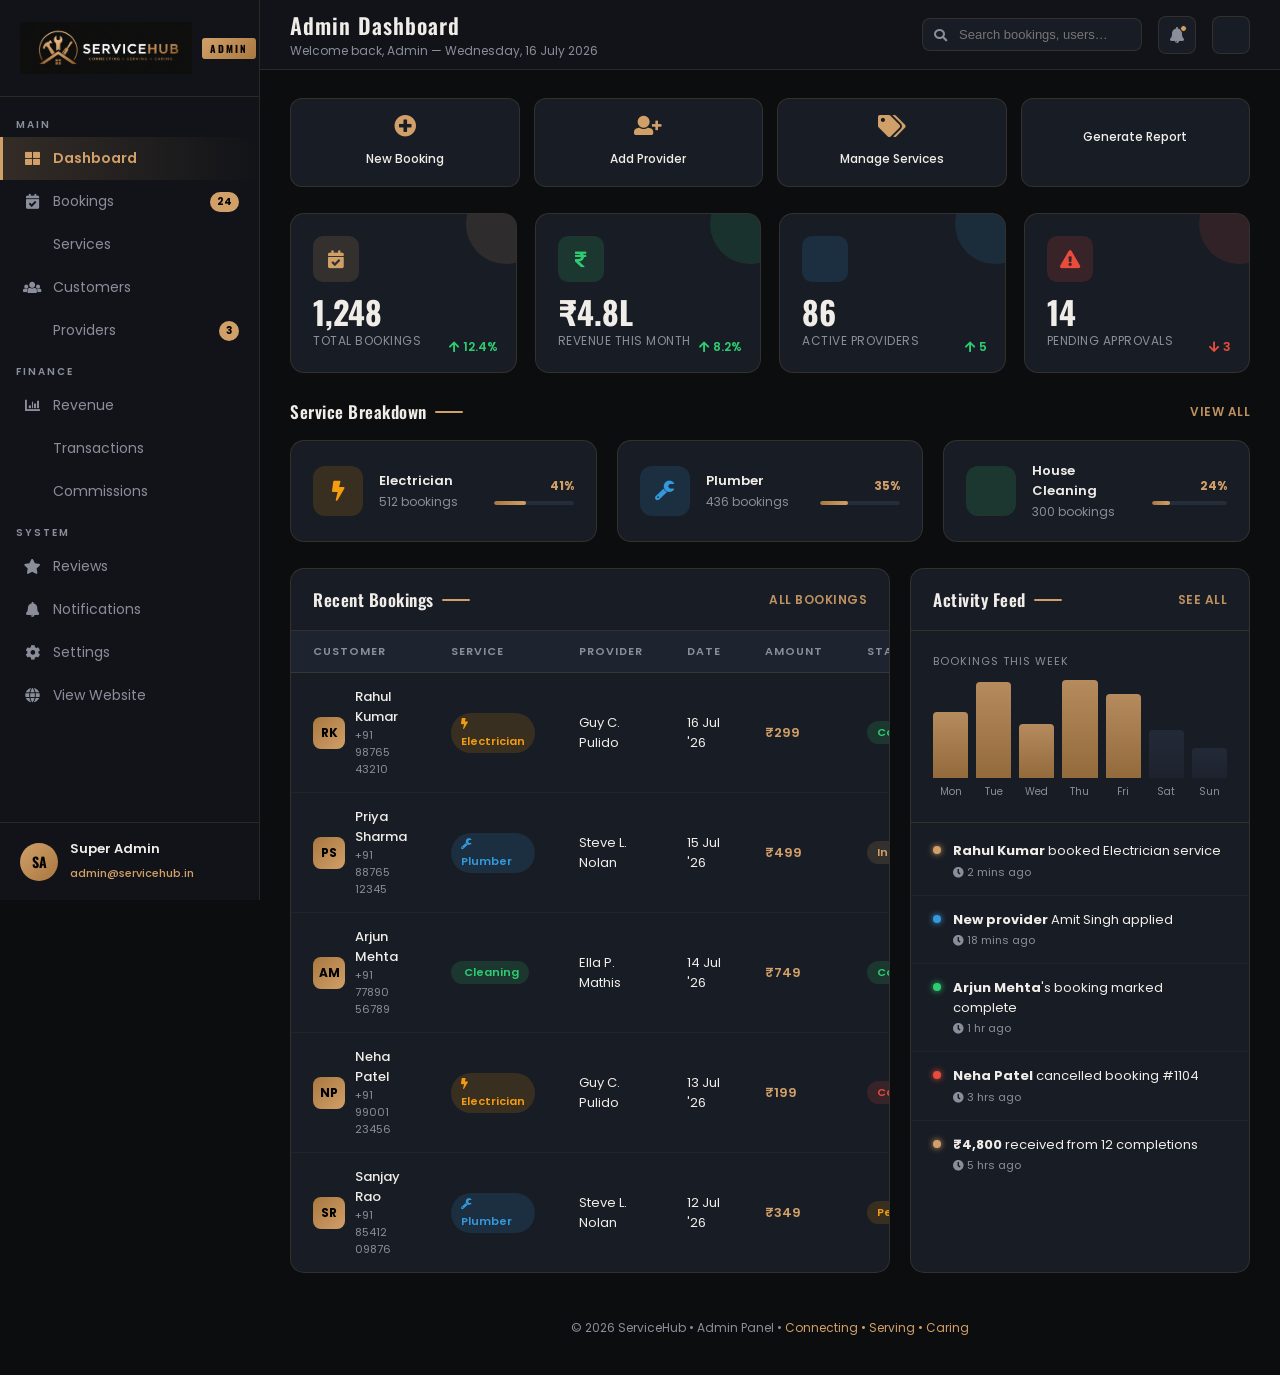
<file: user_panel/ServiceHub/admin-dashboard.html>
<!DOCTYPE html>
<html lang="en">
<head>
    <meta charset="UTF-8">
    <meta name="viewport" content="width=device-width, initial-scale=1.0">
    <title>ServiceHub – Admin Dashboard</title>
    <meta name="description" content="ServiceHub Admin Dashboard – Manage bookings, providers, and services from one place.">
    <link href="https://fonts.googleapis.com/css2?family=Oswald:wght@300;400;500;600;700&family=Poppins:wght@300;400;500;600;700&display=swap" rel="stylesheet">
    <link rel="stylesheet" href="assets/css/fontawesome-all.min.css">
    <style>
        :root {
            --gold:        #d19f68;
            --gold-light:  #e8c08a;
            --gold-dark:   #a97840;
            --gold-glow:   rgba(209, 159, 104, 0.18);
            --black:       #0c0d0f;
            --dark:        #111318;
            --dark2:       #181c24;
            --dark3:       #1e2330;
            --dark4:       #252c3a;
            --border:      rgba(209, 159, 104, 0.15);
            --text:        #f0ede8;
            --text-muted:  #8a8e9a;
            --success:     #2ecc71;
            --warning:     #f39c12;
            --danger:      #e74c3c;
            --info:        #3498db;
            --sidebar-w:   260px;
        }

        * { box-sizing: border-box; margin: 0; padding: 0; }

        body {
            font-family: 'Poppins', sans-serif;
            background: var(--black);
            color: var(--text);
            min-height: 100vh;
            display: flex;
            overflow-x: hidden;
        }

        /* ─── SIDEBAR ─── */
        .sidebar {
            width: var(--sidebar-w);
            min-height: 100vh;
            background: var(--dark);
            border-right: 1px solid var(--border);
            display: flex;
            flex-direction: column;
            position: fixed;
            top: 0; left: 0; bottom: 0;
            z-index: 100;
            transition: transform 0.3s ease;
        }

        .sidebar-logo {
            padding: 22px 20px;
            border-bottom: 1px solid var(--border);
            display: flex;
            align-items: center;
            gap: 10px;
        }

        .sidebar-logo img {
            height: 52px;
            width: auto;
        }

        .sidebar-badge {
            background: linear-gradient(135deg, var(--gold), var(--gold-dark));
            color: #000;
            font-family: 'Oswald', sans-serif;
            font-size: 10px;
            font-weight: 700;
            letter-spacing: 2px;
            padding: 3px 8px;
            border-radius: 3px;
            text-transform: uppercase;
            margin-left: auto;
        }

        .sidebar-section {
            padding: 12px 16px 4px;
            font-size: 10px;
            font-weight: 600;
            letter-spacing: 2px;
            text-transform: uppercase;
            color: var(--text-muted);
        }

        .sidebar nav {
            flex: 1;
            padding: 8px 0;
            overflow-y: auto;
        }

        .nav-item {
            display: flex;
            align-items: center;
            gap: 12px;
            padding: 11px 20px;
            color: var(--text-muted);
            text-decoration: none;
            font-size: 14px;
            font-weight: 400;
            transition: all 0.25s ease;
            border-left: 3px solid transparent;
            cursor: pointer;
        }

        .nav-item:hover {
            background: var(--gold-glow);
            color: var(--gold-light);
            border-left-color: var(--gold);
        }

        .nav-item.active {
            background: linear-gradient(90deg, rgba(209,159,104,0.18) 0%, transparent 100%);
            color: var(--gold);
            border-left-color: var(--gold);
            font-weight: 600;
        }

        .nav-item i {
            width: 18px;
            font-size: 15px;
            text-align: center;
        }

        .nav-badge {
            margin-left: auto;
            background: var(--gold);
            color: #000;
            font-size: 10px;
            font-weight: 700;
            padding: 2px 7px;
            border-radius: 10px;
        }

        .sidebar-footer {
            padding: 16px 20px;
            border-top: 1px solid var(--border);
        }

        .admin-profile {
            display: flex;
            align-items: center;
            gap: 12px;
        }

        .admin-avatar {
            width: 38px;
            height: 38px;
            border-radius: 50%;
            background: linear-gradient(135deg, var(--gold), var(--gold-dark));
            display: flex;
            align-items: center;
            justify-content: center;
            font-family: 'Oswald', sans-serif;
            font-weight: 700;
            font-size: 14px;
            color: #000;
            flex-shrink: 0;
        }

        .admin-info p { font-size: 13px; font-weight: 600; color: var(--text); }
        .admin-info span { font-size: 11px; color: var(--gold); font-weight: 500; }

        /* ─── MAIN CONTENT ─── */
        .main-content {
            margin-left: var(--sidebar-w);
            flex: 1;
            min-height: 100vh;
            display: flex;
            flex-direction: column;
        }

        /* ─── TOP BAR ─── */
        .topbar {
            background: var(--dark);
            border-bottom: 1px solid var(--border);
            padding: 0 30px;
            height: 70px;
            display: flex;
            align-items: center;
            justify-content: space-between;
            position: sticky;
            top: 0;
            z-index: 50;
        }

        .topbar-left h1 {
            font-family: 'Oswald', sans-serif;
            font-size: 22px;
            font-weight: 600;
            color: var(--text);
            letter-spacing: 1px;
        }

        .topbar-left p {
            font-size: 12px;
            color: var(--text-muted);
            margin-top: 1px;
        }

        .topbar-right {
            display: flex;
            align-items: center;
            gap: 16px;
        }

        .topbar-search {
            position: relative;
        }

        .topbar-search input {
            background: var(--dark2);
            border: 1px solid var(--border);
            color: var(--text);
            padding: 8px 14px 8px 36px;
            border-radius: 8px;
            font-size: 13px;
            width: 220px;
            outline: none;
            transition: border-color 0.3s;
        }

        .topbar-search input:focus { border-color: var(--gold); }

        .topbar-search i {
            position: absolute;
            left: 12px;
            top: 50%;
            transform: translateY(-50%);
            color: var(--text-muted);
            font-size: 13px;
        }

        .icon-btn {
            width: 38px;
            height: 38px;
            background: var(--dark2);
            border: 1px solid var(--border);
            border-radius: 8px;
            display: flex;
            align-items: center;
            justify-content: center;
            color: var(--text-muted);
            cursor: pointer;
            transition: all 0.25s;
            position: relative;
            text-decoration: none;
        }

        .icon-btn:hover { border-color: var(--gold); color: var(--gold); }

        .notif-dot {
            position: absolute;
            top: 8px; right: 8px;
            width: 7px; height: 7px;
            background: var(--gold);
            border-radius: 50%;
            border: 1.5px solid var(--dark);
        }

        /* ─── PAGE BODY ─── */
        .page-body {
            padding: 28px 30px;
            flex: 1;
        }

        /* ─── STAT CARDS ─── */
        .stats-grid {
            display: grid;
            grid-template-columns: repeat(4, 1fr);
            gap: 18px;
            margin-bottom: 26px;
        }

        .stat-card {
            background: var(--dark2);
            border: 1px solid var(--border);
            border-radius: 14px;
            padding: 22px 22px;
            position: relative;
            overflow: hidden;
            transition: transform 0.25s, box-shadow 0.25s;
        }

        .stat-card:hover {
            transform: translateY(-3px);
            box-shadow: 0 12px 30px rgba(0,0,0,0.4), 0 0 0 1px rgba(209,159,104,0.2);
        }

        .stat-card::before {
            content: '';
            position: absolute;
            top: 0; right: 0;
            width: 80px; height: 80px;
            border-radius: 50%;
            transform: translate(30px,-30px);
            opacity: 0.12;
        }

        .stat-card.gold::before  { background: var(--gold); }
        .stat-card.green::before { background: var(--success); }
        .stat-card.blue::before  { background: var(--info); }
        .stat-card.red::before   { background: var(--danger); }

        .stat-icon {
            width: 46px; height: 46px;
            border-radius: 10px;
            display: flex;
            align-items: center;
            justify-content: center;
            font-size: 18px;
            margin-bottom: 14px;
        }

        .stat-card.gold  .stat-icon { background: rgba(209,159,104,0.15); color: var(--gold); }
        .stat-card.green .stat-icon { background: rgba(46,204,113,0.15);  color: var(--success); }
        .stat-card.blue  .stat-icon { background: rgba(52,152,219,0.15);  color: var(--info); }
        .stat-card.red   .stat-icon { background: rgba(231,76,60,0.15);   color: var(--danger); }

        .stat-value {
            font-family: 'Oswald', sans-serif;
            font-size: 32px;
            font-weight: 700;
            color: var(--text);
            line-height: 1;
            margin-bottom: 4px;
        }

        .stat-label {
            font-size: 12px;
            color: var(--text-muted);
            text-transform: uppercase;
            letter-spacing: 0.5px;
        }

        .stat-trend {
            position: absolute;
            bottom: 16px; right: 18px;
            font-size: 12px;
            font-weight: 600;
        }

        .trend-up   { color: var(--success); }
        .trend-down { color: var(--danger); }

        /* ─── SECTION TITLE ─── */
        .section-header {
            display: flex;
            align-items: center;
            justify-content: space-between;
            margin-bottom: 16px;
        }

        .section-title {
            font-family: 'Oswald', sans-serif;
            font-size: 17px;
            font-weight: 600;
            color: var(--text);
            letter-spacing: 0.5px;
            display: flex;
            align-items: center;
            gap: 8px;
        }

        .section-title::after {
            content: '';
            display: block;
            height: 2px;
            width: 28px;
            background: var(--gold);
            border-radius: 2px;
        }

        .view-all {
            font-size: 12px;
            color: var(--gold);
            text-decoration: none;
            font-weight: 600;
            letter-spacing: 0.5px;
            text-transform: uppercase;
            opacity: 0.9;
            transition: opacity 0.2s;
        }

        .view-all:hover { opacity: 1; }

        /* ─── TWO COL ─── */
        .two-col {
            display: grid;
            grid-template-columns: 1fr 340px;
            gap: 20px;
            margin-bottom: 26px;
        }

        /* ─── TABLE ─── */
        .card {
            background: var(--dark2);
            border: 1px solid var(--border);
            border-radius: 14px;
            overflow: hidden;
        }

        .card-header {
            padding: 18px 22px;
            border-bottom: 1px solid var(--border);
        }

        table {
            width: 100%;
            border-collapse: collapse;
        }

        th {
            padding: 12px 22px;
            text-align: left;
            font-size: 11px;
            font-weight: 600;
            color: var(--text-muted);
            text-transform: uppercase;
            letter-spacing: 1px;
            background: var(--dark3);
            border-bottom: 1px solid var(--border);
        }

        td {
            padding: 14px 22px;
            font-size: 13px;
            border-bottom: 1px solid rgba(209,159,104,0.06);
            vertical-align: middle;
        }

        tr:last-child td { border-bottom: none; }

        tr:hover td { background: rgba(209,159,104,0.04); }

        .user-cell {
            display: flex;
            align-items: center;
            gap: 10px;
        }

        .user-avatar {
            width: 32px; height: 32px;
            border-radius: 8px;
            background: linear-gradient(135deg, var(--gold-dark), var(--gold));
            display: flex;
            align-items: center;
            justify-content: center;
            font-size: 12px;
            font-weight: 700;
            color: #000;
            flex-shrink: 0;
        }

        .user-name  { font-size: 13px; font-weight: 500; color: var(--text); }
        .user-phone { font-size: 11px; color: var(--text-muted); }

        .badge {
            display: inline-block;
            padding: 3px 10px;
            border-radius: 20px;
            font-size: 11px;
            font-weight: 600;
            text-transform: capitalize;
        }

        .badge-gold    { background: rgba(209,159,104,0.15); color: var(--gold); }
        .badge-green   { background: rgba(46,204,113,0.15);  color: #2ecc71; }
        .badge-red     { background: rgba(231,76,60,0.15);   color: #e74c3c; }
        .badge-blue    { background: rgba(52,152,219,0.15);  color: #3498db; }
        .badge-orange  { background: rgba(243,156,18,0.15);  color: #f39c12; }

        /* ─── ACTIVITY FEED ─── */
        .activity-list { padding: 4px 0; }

        .activity-item {
            display: flex;
            align-items: flex-start;
            gap: 12px;
            padding: 14px 22px;
            border-bottom: 1px solid rgba(209,159,104,0.06);
            transition: background 0.2s;
        }

        .activity-item:last-child { border-bottom: none; }
        .activity-item:hover { background: rgba(209,159,104,0.04); }

        .activity-dot {
            width: 8px; height: 8px;
            border-radius: 50%;
            margin-top: 5px;
            flex-shrink: 0;
        }

        .dot-gold  { background: var(--gold); box-shadow: 0 0 6px var(--gold); }
        .dot-green { background: #2ecc71; box-shadow: 0 0 6px #2ecc71; }
        .dot-red   { background: #e74c3c; box-shadow: 0 0 6px #e74c3c; }
        .dot-blue  { background: #3498db; box-shadow: 0 0 6px #3498db; }

        .activity-text { font-size: 13px; color: var(--text); line-height: 1.5; }
        .activity-time { font-size: 11px; color: var(--text-muted); margin-top: 3px; }

        /* ─── CHART PLACEHOLDER ─── */
        .chart-area {
            padding: 22px;
        }

        .mini-bars {
            display: flex;
            align-items: flex-end;
            gap: 8px;
            height: 120px;
        }

        .bar-wrap {
            flex: 1;
            display: flex;
            flex-direction: column;
            align-items: center;
            gap: 6px;
            height: 100%;
            justify-content: flex-end;
        }

        .bar {
            width: 100%;
            border-radius: 4px 4px 0 0;
            background: linear-gradient(180deg, var(--gold) 0%, var(--gold-dark) 100%);
            opacity: 0.85;
            transition: opacity 0.3s;
        }

        .bar:hover { opacity: 1; }
        .bar-secondary { background: linear-gradient(180deg, var(--dark4), var(--dark3)); }

        .bar-label { font-size: 10px; color: var(--text-muted); }

        /* ─── SERVICE STATS ─── */
        .three-col {
            display: grid;
            grid-template-columns: repeat(3, 1fr);
            gap: 20px;
            margin-bottom: 26px;
        }

        .service-stat {
            background: var(--dark2);
            border: 1px solid var(--border);
            border-radius: 14px;
            padding: 20px 22px;
            display: flex;
            align-items: center;
            gap: 16px;
            transition: transform 0.25s;
        }

        .service-stat:hover { transform: translateY(-2px); }

        .service-icon {
            width: 50px; height: 50px;
            border-radius: 12px;
            display: flex;
            align-items: center;
            justify-content: center;
            font-size: 20px;
            flex-shrink: 0;
        }

        .service-icon.elec  { background: rgba(243,156,18,0.15); color: #f39c12; }
        .service-icon.plumb { background: rgba(52,152,219,0.15);  color: #3498db; }
        .service-icon.clean { background: rgba(46,204,113,0.15);  color: #2ecc71; }

        .service-name { font-size: 13px; font-weight: 600; color: var(--text); }
        .service-count { font-size: 12px; color: var(--text-muted); margin-top: 2px; }

        .service-bar-wrap {
            margin-left: auto;
            width: 80px;
            text-align: right;
        }

        .progress-bar {
            height: 4px;
            background: var(--dark4);
            border-radius: 2px;
            margin-top: 6px;
            overflow: hidden;
        }

        .progress-fill {
            height: 100%;
            border-radius: 2px;
            background: linear-gradient(90deg, var(--gold-dark), var(--gold));
        }

        .service-pct { font-size: 12px; font-weight: 700; color: var(--gold); }

        /* ─── QUICK ACTIONS ─── */
        .quick-actions {
            display: grid;
            grid-template-columns: repeat(4, 1fr);
            gap: 14px;
            margin-bottom: 26px;
        }

        .quick-btn {
            background: var(--dark2);
            border: 1px solid var(--border);
            border-radius: 12px;
            padding: 16px;
            text-align: center;
            cursor: pointer;
            transition: all 0.25s;
            text-decoration: none;
        }

        .quick-btn:hover {
            border-color: var(--gold);
            background: var(--gold-glow);
            transform: translateY(-2px);
        }

        .quick-btn i { font-size: 22px; color: var(--gold); margin-bottom: 8px; display: block; }
        .quick-btn span { font-size: 12px; font-weight: 500; color: var(--text); }

        /* ─── SCROLLBAR ─── */
        ::-webkit-scrollbar { width: 5px; }
        ::-webkit-scrollbar-track { background: var(--dark); }
        ::-webkit-scrollbar-thumb { background: var(--dark4); border-radius: 4px; }
        ::-webkit-scrollbar-thumb:hover { background: var(--gold-dark); }

        /* ─── RESPONSIVE ─── */
        @media (max-width: 1100px) {
            .stats-grid  { grid-template-columns: repeat(2,1fr); }
            .two-col     { grid-template-columns: 1fr; }
            .three-col   { grid-template-columns: repeat(2,1fr); }
            .quick-actions { grid-template-columns: repeat(2,1fr); }
        }

        @media (max-width: 768px) {
            .sidebar { transform: translateX(-100%); }
            .main-content { margin-left: 0; }
            .stats-grid { grid-template-columns: 1fr; }
        }
    </style>
</head>
<body>

<!-- ════════════════ SIDEBAR ════════════════ -->
<aside class="sidebar">
    <div class="sidebar-logo">
        <img src="assets/img/logo/logo.png" alt="ServiceHub Logo">
        <span class="sidebar-badge">Admin</span>
    </div>

    <nav>
        <div class="sidebar-section">Main</div>
        <a class="nav-item active" href="admin-dashboard.html">
            <i class="fas fa-th-large"></i> Dashboard
        </a>
        <a class="nav-item" href="#">
            <i class="fas fa-calendar-check"></i> Bookings
            <span class="nav-badge">24</span>
        </a>
        <a class="nav-item" href="#">
            <i class="fas fa-tools"></i> Services
        </a>
        <a class="nav-item" href="#">
            <i class="fas fa-users"></i> Customers
        </a>
        <a class="nav-item" href="#">
            <i class="fas fa-hard-hat"></i> Providers
            <span class="nav-badge">3</span>
        </a>

        <div class="sidebar-section">Finance</div>
        <a class="nav-item" href="#">
            <i class="fas fa-chart-bar"></i> Revenue
        </a>
        <a class="nav-item" href="#">
            <i class="fas fa-receipt"></i> Transactions
        </a>
        <a class="nav-item" href="#">
            <i class="fas fa-percentage"></i> Commissions
        </a>

        <div class="sidebar-section">System</div>
        <a class="nav-item" href="#">
            <i class="fas fa-star"></i> Reviews
        </a>
        <a class="nav-item" href="#">
            <i class="fas fa-bell"></i> Notifications
        </a>
        <a class="nav-item" href="#">
            <i class="fas fa-cog"></i> Settings
        </a>
        <a class="nav-item" href="index.html">
            <i class="fas fa-globe"></i> View Website
        </a>
    </nav>

    <div class="sidebar-footer">
        <div class="admin-profile">
            <div class="admin-avatar">SA</div>
            <div class="admin-info">
                <p>Super Admin</p>
                <span>admin@servicehub.in</span>
            </div>
        </div>
    </div>
</aside>

<!-- ════════════════ MAIN CONTENT ════════════════ -->
<div class="main-content">

    <!-- TOP BAR -->
    <div class="topbar">
        <div class="topbar-left">
            <h1>Admin Dashboard</h1>
            <p>Welcome back, Admin &mdash; Wednesday, 16 July 2026</p>
        </div>
        <div class="topbar-right">
            <div class="topbar-search">
                <i class="fas fa-search"></i>
                <input type="text" placeholder="Search bookings, users…">
            </div>
            <div class="icon-btn">
                <i class="fas fa-bell"></i>
                <span class="notif-dot"></span>
            </div>
            <div class="icon-btn">
                <i class="fas fa-user-shield"></i>
            </div>
        </div>
    </div>

    <!-- PAGE BODY -->
    <div class="page-body">

        <!-- QUICK ACTIONS -->
        <div class="quick-actions">
            <a class="quick-btn" href="#">
                <i class="fas fa-plus-circle"></i>
                <span>New Booking</span>
            </a>
            <a class="quick-btn" href="#">
                <i class="fas fa-user-plus"></i>
                <span>Add Provider</span>
            </a>
            <a class="quick-btn" href="#">
                <i class="fas fa-tags"></i>
                <span>Manage Services</span>
            </a>
            <a class="quick-btn" href="#">
                <i class="fas fa-file-invoice-dollar"></i>
                <span>Generate Report</span>
            </a>
        </div>

        <!-- STAT CARDS -->
        <div class="stats-grid">
            <div class="stat-card gold">
                <div class="stat-icon"><i class="fas fa-calendar-check"></i></div>
                <div class="stat-value">1,248</div>
                <div class="stat-label">Total Bookings</div>
                <div class="stat-trend trend-up"><i class="fas fa-arrow-up"></i> 12.4%</div>
            </div>
            <div class="stat-card green">
                <div class="stat-icon"><i class="fas fa-rupee-sign"></i></div>
                <div class="stat-value">₹4.8L</div>
                <div class="stat-label">Revenue This Month</div>
                <div class="stat-trend trend-up"><i class="fas fa-arrow-up"></i> 8.2%</div>
            </div>
            <div class="stat-card blue">
                <div class="stat-icon"><i class="fas fa-hard-hat"></i></div>
                <div class="stat-value">86</div>
                <div class="stat-label">Active Providers</div>
                <div class="stat-trend trend-up"><i class="fas fa-arrow-up"></i> 5</div>
            </div>
            <div class="stat-card red">
                <div class="stat-icon"><i class="fas fa-exclamation-triangle"></i></div>
                <div class="stat-value">14</div>
                <div class="stat-label">Pending Approvals</div>
                <div class="stat-trend trend-down"><i class="fas fa-arrow-down"></i> 3</div>
            </div>
        </div>

        <!-- SERVICE BREAKDOWN -->
        <div class="section-header">
            <div class="section-title">Service Breakdown</div>
            <a class="view-all" href="#">View All</a>
        </div>
        <div class="three-col">
            <div class="service-stat">
                <div class="service-icon elec"><i class="fas fa-bolt"></i></div>
                <div>
                    <div class="service-name">Electrician</div>
                    <div class="service-count">512 bookings</div>
                </div>
                <div class="service-bar-wrap">
                    <div class="service-pct">41%</div>
                    <div class="progress-bar"><div class="progress-fill" style="width:41%"></div></div>
                </div>
            </div>
            <div class="service-stat">
                <div class="service-icon plumb"><i class="fas fa-wrench"></i></div>
                <div>
                    <div class="service-name">Plumber</div>
                    <div class="service-count">436 bookings</div>
                </div>
                <div class="service-bar-wrap">
                    <div class="service-pct">35%</div>
                    <div class="progress-bar"><div class="progress-fill" style="width:35%"></div></div>
                </div>
            </div>
            <div class="service-stat">
                <div class="service-icon clean"><i class="fas fa-broom"></i></div>
                <div>
                    <div class="service-name">House Cleaning</div>
                    <div class="service-count">300 bookings</div>
                </div>
                <div class="service-bar-wrap">
                    <div class="service-pct">24%</div>
                    <div class="progress-bar"><div class="progress-fill" style="width:24%"></div></div>
                </div>
            </div>
        </div>

        <!-- BOOKINGS TABLE + ACTIVITY -->
        <div class="two-col">

            <!-- Recent Bookings -->
            <div class="card">
                <div class="card-header section-header" style="margin-bottom:0;">
                    <div class="section-title">Recent Bookings</div>
                    <a class="view-all" href="#">All Bookings</a>
                </div>
                <table>
                    <thead>
                        <tr>
                            <th>Customer</th>
                            <th>Service</th>
                            <th>Provider</th>
                            <th>Date</th>
                            <th>Amount</th>
                            <th>Status</th>
                        </tr>
                    </thead>
                    <tbody>
                        <tr>
                            <td>
                                <div class="user-cell">
                                    <div class="user-avatar">RK</div>
                                    <div>
                                        <div class="user-name">Rahul Kumar</div>
                                        <div class="user-phone">+91 98765 43210</div>
                                    </div>
                                </div>
                            </td>
                            <td><span class="badge badge-orange"><i class="fas fa-bolt"></i> Electrician</span></td>
                            <td>Guy C. Pulido</td>
                            <td>16 Jul '26</td>
                            <td style="color:var(--gold);font-weight:600;">₹299</td>
                            <td><span class="badge badge-green">Confirmed</span></td>
                        </tr>
                        <tr>
                            <td>
                                <div class="user-cell">
                                    <div class="user-avatar">PS</div>
                                    <div>
                                        <div class="user-name">Priya Sharma</div>
                                        <div class="user-phone">+91 88765 12345</div>
                                    </div>
                                </div>
                            </td>
                            <td><span class="badge badge-blue"><i class="fas fa-wrench"></i> Plumber</span></td>
                            <td>Steve L. Nolan</td>
                            <td>15 Jul '26</td>
                            <td style="color:var(--gold);font-weight:600;">₹499</td>
                            <td><span class="badge badge-gold">In Progress</span></td>
                        </tr>
                        <tr>
                            <td>
                                <div class="user-cell">
                                    <div class="user-avatar">AM</div>
                                    <div>
                                        <div class="user-name">Arjun Mehta</div>
                                        <div class="user-phone">+91 77890 56789</div>
                                    </div>
                                </div>
                            </td>
                            <td><span class="badge badge-green"><i class="fas fa-broom"></i> Cleaning</span></td>
                            <td>Ella P. Mathis</td>
                            <td>14 Jul '26</td>
                            <td style="color:var(--gold);font-weight:600;">₹749</td>
                            <td><span class="badge badge-green">Completed</span></td>
                        </tr>
                        <tr>
                            <td>
                                <div class="user-cell">
                                    <div class="user-avatar">NP</div>
                                    <div>
                                        <div class="user-name">Neha Patel</div>
                                        <div class="user-phone">+91 99001 23456</div>
                                    </div>
                                </div>
                            </td>
                            <td><span class="badge badge-orange"><i class="fas fa-bolt"></i> Electrician</span></td>
                            <td>Guy C. Pulido</td>
                            <td>13 Jul '26</td>
                            <td style="color:var(--gold);font-weight:600;">₹199</td>
                            <td><span class="badge badge-red">Cancelled</span></td>
                        </tr>
                        <tr>
                            <td>
                                <div class="user-cell">
                                    <div class="user-avatar">SR</div>
                                    <div>
                                        <div class="user-name">Sanjay Rao</div>
                                        <div class="user-phone">+91 85412 09876</div>
                                    </div>
                                </div>
                            </td>
                            <td><span class="badge badge-blue"><i class="fas fa-wrench"></i> Plumber</span></td>
                            <td>Steve L. Nolan</td>
                            <td>12 Jul '26</td>
                            <td style="color:var(--gold);font-weight:600;">₹349</td>
                            <td><span class="badge badge-orange">Pending</span></td>
                        </tr>
                    </tbody>
                </table>
            </div>

            <!-- Activity Feed -->
            <div class="card">
                <div class="card-header section-header" style="margin-bottom:0;">
                    <div class="section-title">Activity Feed</div>
                    <a class="view-all" href="#">See All</a>
                </div>

                <!-- Inline Chart -->
                <div class="chart-area" style="border-bottom:1px solid var(--border);">
                    <div style="font-size:11px;color:var(--text-muted);margin-bottom:10px;text-transform:uppercase;letter-spacing:1px;">Bookings This Week</div>
                    <div class="mini-bars">
                        <div class="bar-wrap"><div class="bar" style="height:55%;"></div><div class="bar-label">Mon</div></div>
                        <div class="bar-wrap"><div class="bar" style="height:80%;"></div><div class="bar-label">Tue</div></div>
                        <div class="bar-wrap"><div class="bar" style="height:45%;"></div><div class="bar-label">Wed</div></div>
                        <div class="bar-wrap"><div class="bar" style="height:95%;"></div><div class="bar-label">Thu</div></div>
                        <div class="bar-wrap"><div class="bar" style="height:70%;"></div><div class="bar-label">Fri</div></div>
                        <div class="bar-wrap"><div class="bar bar-secondary" style="height:40%;"></div><div class="bar-label">Sat</div></div>
                        <div class="bar-wrap"><div class="bar bar-secondary" style="height:25%;"></div><div class="bar-label">Sun</div></div>
                    </div>
                </div>

                <div class="activity-list">
                    <div class="activity-item">
                        <div class="activity-dot dot-gold"></div>
                        <div>
                            <div class="activity-text"><strong>Rahul Kumar</strong> booked Electrician service</div>
                            <div class="activity-time"><i class="fas fa-clock"></i> 2 mins ago</div>
                        </div>
                    </div>
                    <div class="activity-item">
                        <div class="activity-dot dot-blue"></div>
                        <div>
                            <div class="activity-text"><strong>New provider</strong> Amit Singh applied</div>
                            <div class="activity-time"><i class="fas fa-clock"></i> 18 mins ago</div>
                        </div>
                    </div>
                    <div class="activity-item">
                        <div class="activity-dot dot-green"></div>
                        <div>
                            <div class="activity-text"><strong>Arjun Mehta</strong>'s booking marked complete</div>
                            <div class="activity-time"><i class="fas fa-clock"></i> 1 hr ago</div>
                        </div>
                    </div>
                    <div class="activity-item">
                        <div class="activity-dot dot-red"></div>
                        <div>
                            <div class="activity-text"><strong>Neha Patel</strong> cancelled booking #1104</div>
                            <div class="activity-time"><i class="fas fa-clock"></i> 3 hrs ago</div>
                        </div>
                    </div>
                    <div class="activity-item">
                        <div class="activity-dot dot-gold"></div>
                        <div>
                            <div class="activity-text"><strong>₹4,800</strong> received from 12 completions</div>
                            <div class="activity-time"><i class="fas fa-clock"></i> 5 hrs ago</div>
                        </div>
                    </div>
                </div>
            </div>

        </div>

        <!-- FOOTER -->
        <div style="text-align:center; font-size:12px; color:var(--text-muted); padding:20px 0 10px;">
            &copy; 2026 ServiceHub &bull; Admin Panel &bull; <span style="color:var(--gold);">Connecting • Serving • Caring</span>
        </div>

    </div><!-- /page-body -->
</div><!-- /main-content -->

<script>
    // Highlight active nav based on page
    document.querySelectorAll('.nav-item').forEach(item => {
        item.addEventListener('click', function(e) {
            if (this.getAttribute('href') === '#') {
                e.preventDefault();
                document.querySelectorAll('.nav-item').forEach(n => n.classList.remove('active'));
                this.classList.add('active');
            }
        });
    });

    // Animate stat values
    document.querySelectorAll('.stat-value').forEach(el => {
        el.style.opacity = '0';
        el.style.transform = 'translateY(10px)';
        el.style.transition = 'opacity 0.5s ease, transform 0.5s ease';
    });

    window.addEventListener('load', () => {
        document.querySelectorAll('.stat-value').forEach((el, i) => {
            setTimeout(() => {
                el.style.opacity = '1';
                el.style.transform = 'translateY(0)';
            }, i * 100 + 200);
        });
    });
</script>

</body>
</html>
</file>
